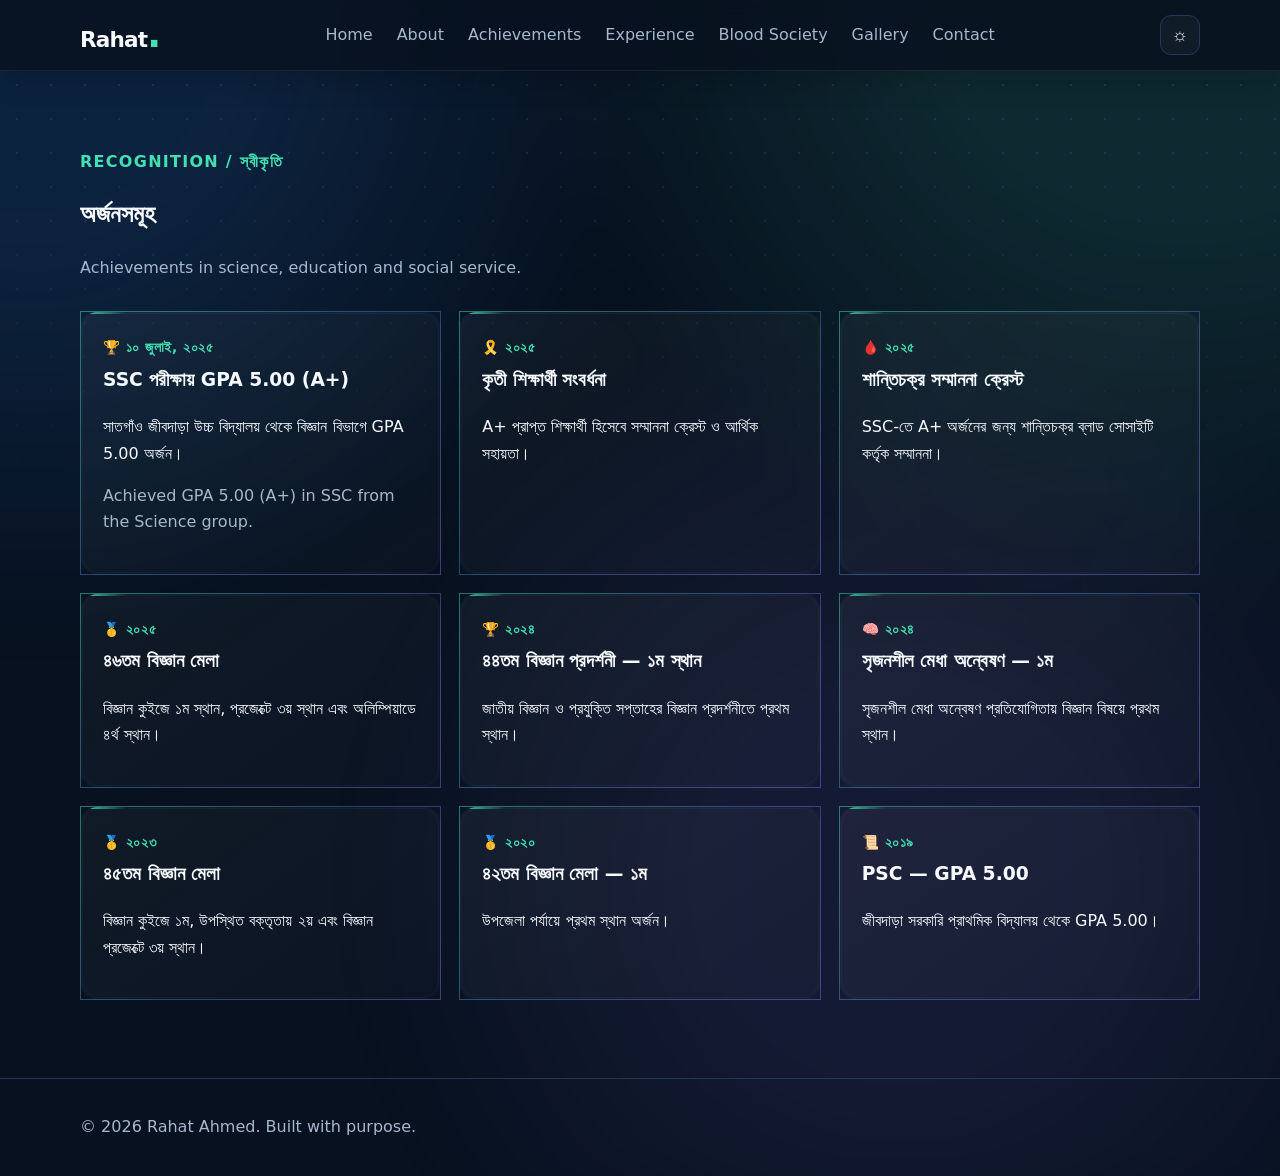
<file: achievements.html>
<!doctype html><html lang="bn"><head><meta charset="utf-8"><meta name="viewport" content="width=device-width,initial-scale=1"><title>Achievements | Rahat Ahmed</title><link rel="stylesheet" href="styles.css"></head><body><div class="page-loader" id="pageLoader"><div class="loader-mark">R<span>.</span></div><div class="loader-bar"><i></i></div></div><nav class="nav"><div class="wrap navin"><a class="logo" href="index.html">Rahat<span>.</span></a><div class="links" id="navLinks"><a href="index.html">Home</a><a href="about.html">About</a><a href="achievements.html">Achievements</a><a href="experience.html">Experience</a><a href="blood-society.html">Blood Society</a><a href="gallery.html">Gallery</a><a href="contact.html">Contact</a></div><div class="nav-actions"><button class="theme-toggle" id="themeToggle">☼</button><button class="menu-toggle" id="menuToggle">☰</button></div></div></nav><main><section><div class="wrap"><div class="sectionhead"><div class="eyebrow">RECOGNITION / স্বীকৃতি</div><h1>অর্জনসমূহ</h1><p>Achievements in science, education and social service.</p></div><div class="grid"><article class="card"><span class="tag">🏆 ১০ জুলাই, ২০২৫</span><h3>SSC পরীক্ষায় GPA 5.00 (A+)</h3><p>সাতগাঁও জীবদাড়া উচ্চ বিদ্যালয় থেকে বিজ্ঞান বিভাগে GPA 5.00 অর্জন।</p><p class="muted">Achieved GPA 5.00 (A+) in SSC from the Science group.</p></article><article class="card"><span class="tag">🎗️ ২০২৫</span><h3>কৃতী শিক্ষার্থী সংবর্ধনা</h3><p>A+ প্রাপ্ত শিক্ষার্থী হিসেবে সম্মাননা ক্রেস্ট ও আর্থিক সহায়তা।</p></article><article class="card"><span class="tag">🩸 ২০২৫</span><h3>শান্তিচক্র সম্মাননা ক্রেস্ট</h3><p>SSC-তে A+ অর্জনের জন্য শান্তিচক্র ব্লাড সোসাইটি কর্তৃক সম্মাননা।</p></article><article class="card"><span class="tag">🥇 ২০২৫</span><h3>৪৬তম বিজ্ঞান মেলা</h3><p>বিজ্ঞান কুইজে ১ম স্থান, প্রজেক্টে ৩য় স্থান এবং অলিম্পিয়াডে ৪র্থ স্থান।</p></article><article class="card"><span class="tag">🏆 ২০২৪</span><h3>৪৪তম বিজ্ঞান প্রদর্শনী — ১ম স্থান</h3><p>জাতীয় বিজ্ঞান ও প্রযুক্তি সপ্তাহের বিজ্ঞান প্রদর্শনীতে প্রথম স্থান।</p></article><article class="card"><span class="tag">🧠 ২০২৪</span><h3>সৃজনশীল মেধা অন্বেষণ — ১ম</h3><p>সৃজনশীল মেধা অন্বেষণ প্রতিযোগিতায় বিজ্ঞান বিষয়ে প্রথম স্থান।</p></article><article class="card"><span class="tag">🥇 ২০২৩</span><h3>৪৫তম বিজ্ঞান মেলা</h3><p>বিজ্ঞান কুইজে ১ম, উপস্থিত বক্তৃতায় ২য় এবং বিজ্ঞান প্রজেক্টে ৩য় স্থান।</p></article><article class="card"><span class="tag">🥇 ২০২০</span><h3>৪২তম বিজ্ঞান মেলা — ১ম</h3><p>উপজেলা পর্যায়ে প্রথম স্থান অর্জন।</p></article><article class="card"><span class="tag">📜 ২০১৯</span><h3>PSC — GPA 5.00</h3><p>জীবদাড়া সরকারি প্রাথমিক বিদ্যালয় থেকে GPA 5.00।</p></article></div></div></section></main><footer><div class="wrap">© 2026 Rahat Ahmed. Built with purpose.</div></footer><script src="site.js"></script></body></html>
</file>
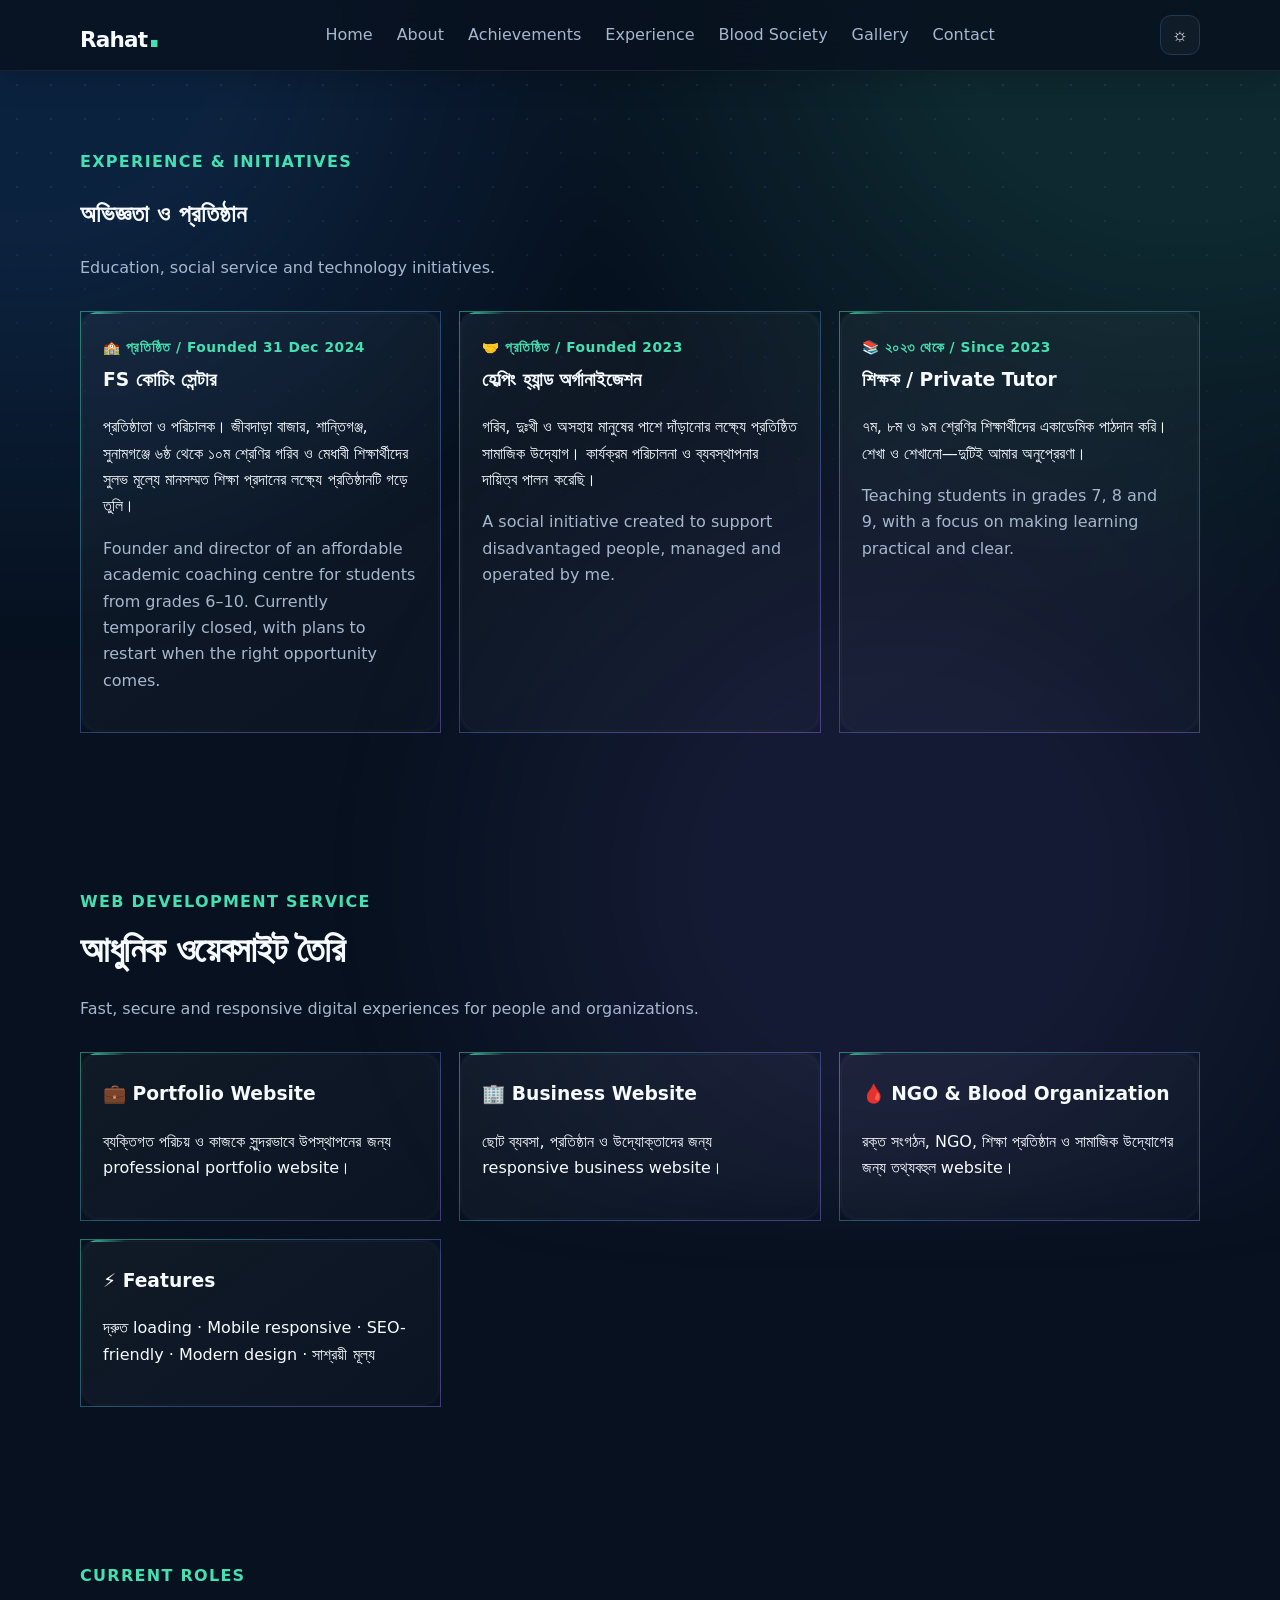
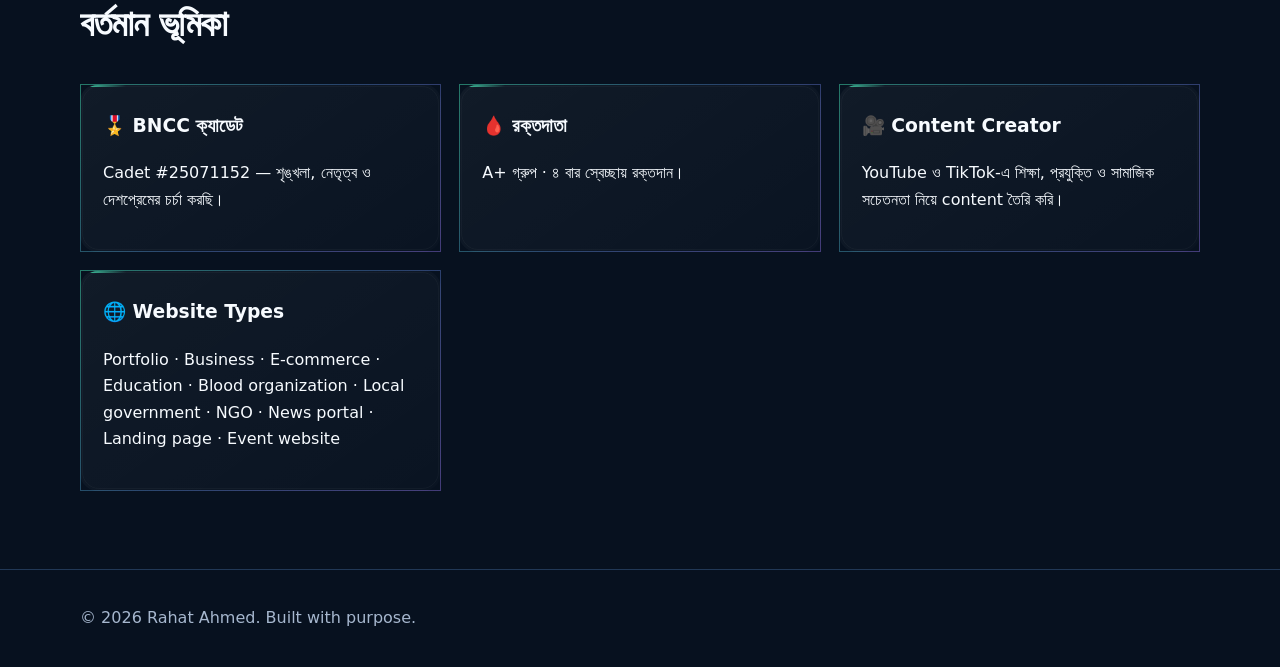
<file: experience.html>
<!doctype html><html lang="bn"><head><meta charset="utf-8"><meta name="viewport" content="width=device-width,initial-scale=1"><title>Experience & Services | Rahat Ahmed</title><link rel="stylesheet" href="styles.css"></head><body><div class="page-loader" id="pageLoader"><div class="loader-mark">R<span>.</span></div><div class="loader-bar"><i></i></div></div><nav class="nav"><div class="wrap navin"><a class="logo" href="index.html">Rahat<span>.</span></a><div class="links" id="navLinks"><a href="index.html">Home</a><a href="about.html">About</a><a href="achievements.html">Achievements</a><a href="experience.html">Experience</a><a href="blood-society.html">Blood Society</a><a href="gallery.html">Gallery</a><a href="contact.html">Contact</a></div><div class="nav-actions"><button class="theme-toggle" id="themeToggle">☼</button><button class="menu-toggle" id="menuToggle">☰</button></div></div></nav><main><section><div class="wrap"><div class="sectionhead"><div class="eyebrow">EXPERIENCE & INITIATIVES</div><h1>অভিজ্ঞতা ও প্রতিষ্ঠান</h1><p>Education, social service and technology initiatives.</p></div><div class="grid"><article class="card"><span class="tag">🏫 প্রতিষ্ঠিত / Founded 31 Dec 2024</span><h3>FS কোচিং সেন্টার</h3><p>প্রতিষ্ঠাতা ও পরিচালক। জীবদাড়া বাজার, শান্তিগঞ্জ, সুনামগঞ্জে ৬ষ্ঠ থেকে ১০ম শ্রেণির গরিব ও মেধাবী শিক্ষার্থীদের সুলভ মূল্যে মানসম্মত শিক্ষা প্রদানের লক্ষ্যে প্রতিষ্ঠানটি গড়ে তুলি।</p><p class="muted">Founder and director of an affordable academic coaching centre for students from grades 6–10. Currently temporarily closed, with plans to restart when the right opportunity comes.</p></article><article class="card"><span class="tag">🤝 প্রতিষ্ঠিত / Founded 2023</span><h3>হেল্পিং হ্যান্ড অর্গানাইজেশন</h3><p>গরিব, দুঃখী ও অসহায় মানুষের পাশে দাঁড়ানোর লক্ষ্যে প্রতিষ্ঠিত সামাজিক উদ্যোগ। কার্যক্রম পরিচালনা ও ব্যবস্থাপনার দায়িত্ব পালন করেছি।</p><p class="muted">A social initiative created to support disadvantaged people, managed and operated by me.</p></article><article class="card"><span class="tag">📚 ২০২৩ থেকে / Since 2023</span><h3>শিক্ষক / Private Tutor</h3><p>৭ম, ৮ম ও ৯ম শ্রেণির শিক্ষার্থীদের একাডেমিক পাঠদান করি। শেখা ও শেখানো—দুটিই আমার অনুপ্রেরণা।</p><p class="muted">Teaching students in grades 7, 8 and 9, with a focus on making learning practical and clear.</p></article></div></div></section><section><div class="wrap"><div class="sectionhead"><div class="eyebrow">WEB DEVELOPMENT SERVICE</div><h2>আধুনিক ওয়েবসাইট তৈরি</h2><p>Fast, secure and responsive digital experiences for people and organizations.</p></div><div class="grid"><article class="card"><h3>💼 Portfolio Website</h3><p>ব্যক্তিগত পরিচয় ও কাজকে সুন্দরভাবে উপস্থাপনের জন্য professional portfolio website।</p></article><article class="card"><h3>🏢 Business Website</h3><p>ছোট ব্যবসা, প্রতিষ্ঠান ও উদ্যোক্তাদের জন্য responsive business website।</p></article><article class="card"><h3>🩸 NGO & Blood Organization</h3><p>রক্ত সংগঠন, NGO, শিক্ষা প্রতিষ্ঠান ও সামাজিক উদ্যোগের জন্য তথ্যবহুল website।</p></article><article class="card"><h3>⚡ Features</h3><p>দ্রুত loading · Mobile responsive · SEO-friendly · Modern design · সাশ্রয়ী মূল্য</p></article></div></div></section><section><div class="wrap"><div class="sectionhead"><div class="eyebrow">CURRENT ROLES</div><h2>বর্তমান ভূমিকা</h2></div><div class="grid"><article class="card"><h3>🎖️ BNCC ক্যাডেট</h3><p>Cadet #25071152 — শৃঙ্খলা, নেতৃত্ব ও দেশপ্রেমের চর্চা করছি।</p></article><article class="card"><h3>🩸 রক্তদাতা</h3><p>A+ গ্রুপ · ৪ বার স্বেচ্ছায় রক্তদান।</p></article><article class="card"><h3>🎥 Content Creator</h3><p>YouTube ও TikTok-এ শিক্ষা, প্রযুক্তি ও সামাজিক সচেতনতা নিয়ে content তৈরি করি।</p></article><article class="card"><h3>🌐 Website Types</h3><p>Portfolio · Business · E-commerce · Education · Blood organization · Local government · NGO · News portal · Landing page · Event website</p></article></div></div></section></main><footer><div class="wrap">© 2026 Rahat Ahmed. Built with purpose.</div></footer><script src="site.js"></script></body></html>
</file>
<file: styles.css>
:root{--bg:#08111f;--panel:#101d31;--muted:#aab8cc;--text:#f4f7fb;--brand:#38d39f;--brand2:#5b8cff;--line:#20334e}*{box-sizing:border-box}html{scroll-behavior:smooth}body{margin:0;font-family:system-ui,-apple-system,Segoe UI,Noto Sans Bengali,sans-serif;background:linear-gradient(145deg,#08111f,#0c1730 55%,#08111f);color:var(--text);line-height:1.65}a{color:inherit;text-decoration:none}.wrap{width:min(1120px,92%);margin:auto}.nav{position:sticky;top:0;z-index:5;background:#08111fcc;backdrop-filter:blur(14px);border-bottom:1px solid #ffffff12}.navin{height:70px;display:flex;align-items:center;justify-content:space-between}.logo{font-size:1.35rem;font-weight:800}.logo span{color:var(--brand)}.links{display:flex;gap:24px;color:var(--muted)}.links a:hover{color:var(--brand)}.btn{display:inline-block;border:0;border-radius:12px;padding:11px 18px;background:linear-gradient(100deg,var(--brand),#72e5c0);color:#06141a;font-weight:800;cursor:pointer}.btn.alt{background:#ffffff0d;color:var(--text);border:1px solid var(--line)}.hero{padding:100px 0 80px;display:grid;grid-template-columns:1.2fr .8fr;gap:40px;align-items:center}.eyebrow{color:var(--brand);font-weight:700;letter-spacing:.08em}.hero h1{font-size:clamp(2.5rem,6vw,5.2rem);line-height:1.06;margin:12px 0 22px}.hero h1 span{color:var(--brand)}.lead{font-size:1.12rem;color:var(--muted);max-width:660px}.actions{display:flex;gap:12px;flex-wrap:wrap;margin-top:26px}.portrait{width:min(340px,90%);aspect-ratio:1;border-radius:34px;object-fit:cover;border:8px solid #ffffff0d;box-shadow:0 24px 80px #0008;margin:auto}.stats{display:flex;gap:12px;flex-wrap:wrap;margin-top:30px}.stat{background:#ffffff08;border:1px solid var(--line);padding:12px 17px;border-radius:14px}.stat b{display:block;font-size:1.25rem;color:var(--brand)}section{padding:78px 0}.sectionhead{margin-bottom:30px}.sectionhead h2{font-size:2.25rem;margin:5px 0}.sectionhead p,.muted{color:var(--muted)}.grid{display:grid;grid-template-columns:repeat(3,1fr);gap:18px}.card{background:linear-gradient(145deg,#ffffff0b,#ffffff04);border:1px solid var(--line);border-radius:18px;padding:22px}.card h3{margin-top:4px}.tag{display:inline-block;color:var(--brand);font-size:.86rem;font-weight:700}.timeline{border-left:2px solid var(--brand);padding-left:22px}.timeline .card{margin-bottom:16px}.contact{display:grid;grid-template-columns:.8fr 1.2fr;gap:24px}.form{display:grid;gap:12px}.form input,.form textarea,.form select{width:100%;background:#08111f;color:var(--text);border:1px solid var(--line);padding:13px;border-radius:10px;font:inherit}.form textarea{min-height:150px;resize:vertical}.notice{margin-top:12px;color:var(--brand)}footer{padding:35px 0;border-top:1px solid var(--line);color:var(--muted)}#admin{display:none}.adminbar{display:flex;justify-content:space-between;align-items:center;gap:10px;flex-wrap:wrap}.adminbox{max-width:520px;margin:30px auto}.hidden{display:none!important}.danger{color:#ff8e8e}.small{font-size:.9rem}@media(max-width:780px){.links{display:none}.hero,.contact{grid-template-columns:1fr}.hero{padding-top:65px}.portrait{max-width:270px}.grid{grid-template-columns:1fr 1fr}}@media(max-width:520px){.grid{grid-template-columns:1fr}.hero h1{font-size:3rem}}
/* Design polish: modern dark professional theme */
:root{--bg:#07111f;--panel:#0d1b31;--muted:#a6b7ce;--text:#f7fbff;--brand:#44e0b2;--brand2:#62a1ff;--violet:#9d7bff;--line:#213856}
body{background:#07111f;overflow-x:hidden}body:after{content:"";position:fixed;inset:-35%;z-index:-2;pointer-events:none;background:radial-gradient(circle at 22% 22%,#2b8fff25 0 10%,transparent 30%),radial-gradient(circle at 75% 18%,#44e0b21f 0 12%,transparent 32%),radial-gradient(circle at 62% 78%,#9d7bff18 0 10%,transparent 31%);filter:blur(32px);animation:aurora 18s ease-in-out infinite alternate}@keyframes aurora{0%{transform:translate3d(-2%,0,0) scale(1)}50%{transform:translate3d(3%,2%,0) scale(1.08)}100%{transform:translate3d(-1%,-2%,0) scale(1.02)}}

body:before{content:"";position:fixed;inset:0;pointer-events:none;opacity:.18;background-image:radial-gradient(#5b8cff 1px,transparent 1px);background-size:34px 34px;mask-image:linear-gradient(to bottom,black,transparent 65%)}
.nav{box-shadow:0 8px 30px #0003}.logo{letter-spacing:-.04em}.logo span{font-size:1.7em}.links a{position:relative}.links a:after{content:"";position:absolute;left:0;right:100%;bottom:-7px;height:2px;background:var(--brand);transition:.25s}.links a:hover:after{right:0}
.hero{position:relative}.hero:before{content:"";position:absolute;width:430px;height:430px;right:2%;top:4%;border-radius:50%;background:radial-gradient(circle,#38d39f24,transparent 68%);filter:blur(5px);z-index:-1}.hero h1{letter-spacing:-.055em}.hero h1 span{background:linear-gradient(100deg,var(--brand),#83d8ff);-webkit-background-clip:text;background-clip:text;color:transparent}.lead{line-height:1.9}.btn{box-shadow:0 8px 24px #38d39f20;transition:transform .2s,box-shadow .2s}.btn:hover{transform:translateY(-3px);box-shadow:0 13px 30px #38d39f38}.btn.alt:hover{border-color:var(--brand);color:var(--brand);background:#38d39f0c}.portrait{box-shadow:0 0 0 1px #38d39f40,0 25px 80px #0009;transition:transform .35s}.portrait:hover{transform:rotate(2deg) scale(1.025)}.stat{transition:transform .2s,border-color .2s}.stat:hover{transform:translateY(-4px);border-color:#38d39f88}.card{position:relative;overflow:hidden;transition:transform .25s,border-color .25s,background .25s}.card:before{content:"";position:absolute;left:0;top:0;width:45px;height:2px;background:linear-gradient(90deg,var(--brand),transparent)}.card:hover{transform:translateY(-5px);border-color:#38d39f66;background:linear-gradient(145deg,#ffffff12,#ffffff05)}.sectionhead h2{letter-spacing:-.035em}.tag{letter-spacing:.04em}.timeline{border-image:linear-gradient(var(--brand),#5b8cff) 1}.contact .card:first-child{background:linear-gradient(145deg,#38d39f12,#ffffff04)}
body{cursor:default}.card,.btn,.gallery-item,.social-float a,.stat{cursor:pointer}.card{border-image:linear-gradient(135deg,#44e0b280,#62a1ff55,#9d7bff66) 1;border-image-slice:1}.card:after{content:"";position:absolute;inset:1px;border-radius:17px;pointer-events:none;border:1px solid #ffffff08}.achievement-metrics>div{border:1px solid transparent;background:linear-gradient(var(--panel),var(--panel)) padding-box,linear-gradient(135deg,#44e0b2aa,#62a1ffaa,#9d7bffaa) border-box}.achievement-metrics>div:hover{transform:translateY(-5px);box-shadow:0 14px 32px #44e0b21c}.contact .card{box-shadow:0 16px 50px #0003}.tribute-card{display:grid;grid-template-columns:220px 1fr;gap:24px;align-items:center}.tribute-card img{width:100%;aspect-ratio:1;object-fit:cover;border-radius:16px;filter:grayscale(.25)}.contact .card:first-child{border-color:#44e0b255}.social-float a:first-child{width:52px;height:52px;background:linear-gradient(135deg,#19d36b,#0aa85a);box-shadow:0 0 0 6px #19d36b22,0 10px 35px #19d36b77;font-size:1.35rem}.social-float a:first-child:after{content:"";position:absolute;width:52px;height:52px;border-radius:50%;border:1px solid #19d36b88;animation:pulse 2s infinite}@keyframes pulse{0%{transform:scale(1);opacity:.8}70%,100%{transform:scale(1.55);opacity:0}}.social-float a{position:relative}.page-loader{position:fixed;inset:0;z-index:100;background:#07111f;display:grid;place-items:center;align-content:center;gap:18px;transition:opacity .6s,visibility .6s;animation:loaderFallback .8s 1.4s forwards}.page-loader.done{opacity:0;visibility:hidden;animation:none}@keyframes loaderFallback{to{opacity:0;visibility:hidden;pointer-events:none}}.loader-mark{font-size:4rem;font-weight:900;letter-spacing:-.12em;color:#f7fbff}.loader-mark span{color:#44e0b2}.loader-bar{width:130px;height:3px;border-radius:8px;background:#ffffff18;overflow:hidden}.loader-bar i{display:block;height:100%;width:35%;background:linear-gradient(90deg,#44e0b2,#62a1ff);animation:load 1.15s ease-in-out infinite}@keyframes load{50%{transform:translateX(185%)}}
.typing-line{min-height:34px;color:var(--brand);font-weight:800;font-size:1.08rem;letter-spacing:.02em}.typing-cursor{color:var(--brand2);animation:blink .8s step-end infinite}@keyframes blink{50%{opacity:0}}
.achievement-metrics{display:grid;grid-template-columns:repeat(3,1fr);gap:14px;margin:0 0 24px}.achievement-metrics>div{padding:18px;text-align:center;border:1px solid var(--line);border-radius:16px;background:linear-gradient(135deg,#44e0b210,#62a1ff0a)}.achievement-metrics b{display:block;font-size:2rem;line-height:1;color:var(--brand)}.achievement-metrics span{display:block;color:var(--muted);font-size:.88rem;margin-top:7px}.social-float{position:fixed;right:22px;bottom:22px;z-index:6;display:flex;flex-direction:column;gap:9px}.social-float a{display:grid;place-items:center;width:43px;height:43px;border-radius:50%;color:#07111f;background:linear-gradient(135deg,var(--brand),#72e5c0);font-weight:900;box-shadow:0 8px 25px #0007;transition:.25s}.social-float a:nth-child(2){background:linear-gradient(135deg,#62a1ff,#9d7bff);color:white}.social-float a:nth-child(3){background:linear-gradient(135deg,#ff6174,#ff9a66);color:white}.social-float a:hover{transform:translateY(-4px) scale(1.08)}.lightbox{position:fixed;inset:0;z-index:20;background:#020812eF;backdrop-filter:blur(12px);display:none;align-items:center;justify-content:center;flex-direction:column;padding:35px}.lightbox.open{display:flex}.lightbox img{max-width:min(900px,94vw);max-height:80vh;object-fit:contain;border-radius:15px;box-shadow:0 20px 80px #000}.lightbox div{margin-top:13px;font-weight:700}.lightbox-close{position:absolute;right:25px;top:18px;border:0;background:transparent;color:white;font-size:2.5rem;cursor:pointer}.nav-actions{display:flex;align-items:center;gap:8px}.lang-toggle,.theme-toggle,.menu-toggle{width:40px;height:40px;border:1px solid var(--line);border-radius:11px;background:#ffffff08;color:var(--text);font-size:.82rem;font-weight:800;cursor:pointer;transition:.2s}.lang-toggle:hover,.theme-toggle:hover,.menu-toggle:hover{border-color:var(--brand);color:var(--brand);transform:translateY(-2px)}.theme-toggle,.menu-toggle{width:40px;height:40px;border:1px solid var(--line);border-radius:11px;background:#ffffff08;color:var(--text);font-size:1.15rem;cursor:pointer;transition:.2s}.theme-toggle:hover,.menu-toggle:hover{border-color:var(--brand);color:var(--brand);transform:translateY(-2px)}.menu-toggle{display:none}.portrait-wrap{position:relative;width:min(380px,96%);aspect-ratio:1;margin:auto;display:grid;place-items:center}.portrait-wrap:before{content:"";position:absolute;inset:8%;border-radius:50%;background:conic-gradient(from 20deg,var(--brand),var(--brand2),var(--violet),var(--brand));filter:blur(25px);opacity:.42;animation:spinGlow 9s linear infinite}.orbit{position:absolute;border:1px solid #44e0b255;border-radius:50%;inset:3%;animation:spinGlow 12s linear infinite}.orbit-two{inset:12%;border-color:#62a1ff55;animation-direction:reverse;animation-duration:16s}.portrait-wrap .portrait{position:relative;width:78%;z-index:1}.floating-chip{position:absolute;z-index:2;padding:9px 13px;border:1px solid #ffffff24;background:#0b1a2de8;backdrop-filter:blur(12px);border-radius:12px;box-shadow:0 12px 30px #0005;font-size:.83rem;font-weight:700}.chip-top{right:0;top:17%;color:var(--brand);animation:float 4s ease-in-out infinite}.chip-bottom{left:0;bottom:18%;color:#a9c8ff;animation:float 4s 1s ease-in-out infinite}@keyframes spinGlow{to{transform:rotate(360deg)}}@keyframes float{0%,100%{transform:translateY(0)}50%{transform:translateY(-9px)}}
.gallery-grid{display:grid;grid-template-columns:1.3fr 1fr 1fr;grid-auto-rows:210px;gap:16px}.gallery-item{position:relative;overflow:hidden;border-radius:18px;border:1px solid var(--line);background:var(--panel);min-height:0}.gallery-item img{width:100%;height:100%;object-fit:cover;display:block;transition:transform .55s ease,filter .55s ease}.gallery-item:after{content:"";position:absolute;inset:0;background:linear-gradient(transparent 35%,#06111ee8);opacity:.8}.gallery-item span{position:absolute;z-index:1;left:17px;bottom:14px;font-weight:700}.gallery-item:hover img{transform:scale(1.08);filter:saturate(1.18)}.gallery-large{grid-row:span 2}.card:nth-child(2n){transition-delay:.04s}.card:nth-child(3n){transition-delay:.08s}
:root.light,[data-theme="light"]{--bg:#f3f7fb;--panel:#ffffff;--muted:#52647b;--text:#0c1a2b;--line:#d8e2ef}html[data-theme="light"] body,body.light{background:#f3f7fb!important;color:#0c1a2b}html[data-theme="light"] .nav,body.light .nav{background:#f3f7fbe8;border-bottom-color:#d8e2ef}html[data-theme="light"] .card,html[data-theme="light"] .stat,html[data-theme="light"] .gallery-item,body.light .card,body.light .stat,body.light .gallery-item{background:#ffffffcc;border-color:#d8e2ef}html[data-theme="light"] .btn.alt,html[data-theme="light"] .theme-toggle,html[data-theme="light"] .menu-toggle,body.light .btn.alt,body.light .theme-toggle,body.light .menu-toggle{color:#0c1a2b;background:#ffffffaa;border-color:#c8d6e6}html[data-theme="light"] .floating-chip,body.light .floating-chip{background:#fffffff0;box-shadow:0 12px 30px #5b719122}html[data-theme="light"] .links{background:#fffffff5}
.reveal{opacity:0;transform:translateY(22px);transition:opacity .75s ease,transform .75s cubic-bezier(.2,.8,.2,1)}.reveal.visible{opacity:1;transform:none}
@media(max-width:780px){.menu-toggle{display:block}.nav-cta{display:none}.links{position:absolute;left:4%;right:4%;top:68px;display:flex;flex-direction:column;gap:0;padding:8px;background:#0b192cf5;border:1px solid var(--line);border-radius:14px;box-shadow:0 18px 40px #0008;opacity:0;pointer-events:none;transform:translateY(-8px);transition:.25s}.links.open{opacity:1;pointer-events:auto;transform:none}.links a{padding:11px 14px}.gallery-grid{grid-template-columns:1fr 1fr;grid-auto-rows:180px}.gallery-large{grid-row:span 1;grid-column:span 2}.portrait-wrap{max-width:310px}}
@media(max-width:520px){.gallery-grid{grid-template-columns:1fr;grid-auto-rows:220px}.tribute-card{grid-template-columns:1fr}.tribute-card img{max-width:240px}.gallery-large{grid-column:auto}.floating-chip{font-size:.72rem;padding:7px 9px}.chip-top{right:-4%}.chip-bottom{left:-4%}.achievement-metrics{gap:8px}.achievement-metrics>div{padding:13px 6px}.achievement-metrics b{font-size:1.55rem}.achievement-metrics span{font-size:.72rem}.social-float{right:12px;bottom:14px}.social-float a{width:38px;height:38px}}
@media(prefers-reduced-motion:no-preference){.hero>div{animation:rise .7s ease both}.hero>img{animation:rise .9s .1s ease both}@keyframes rise{from{opacity:0;transform:translateY(18px)}to{opacity:1;transform:none}}}
</file>
